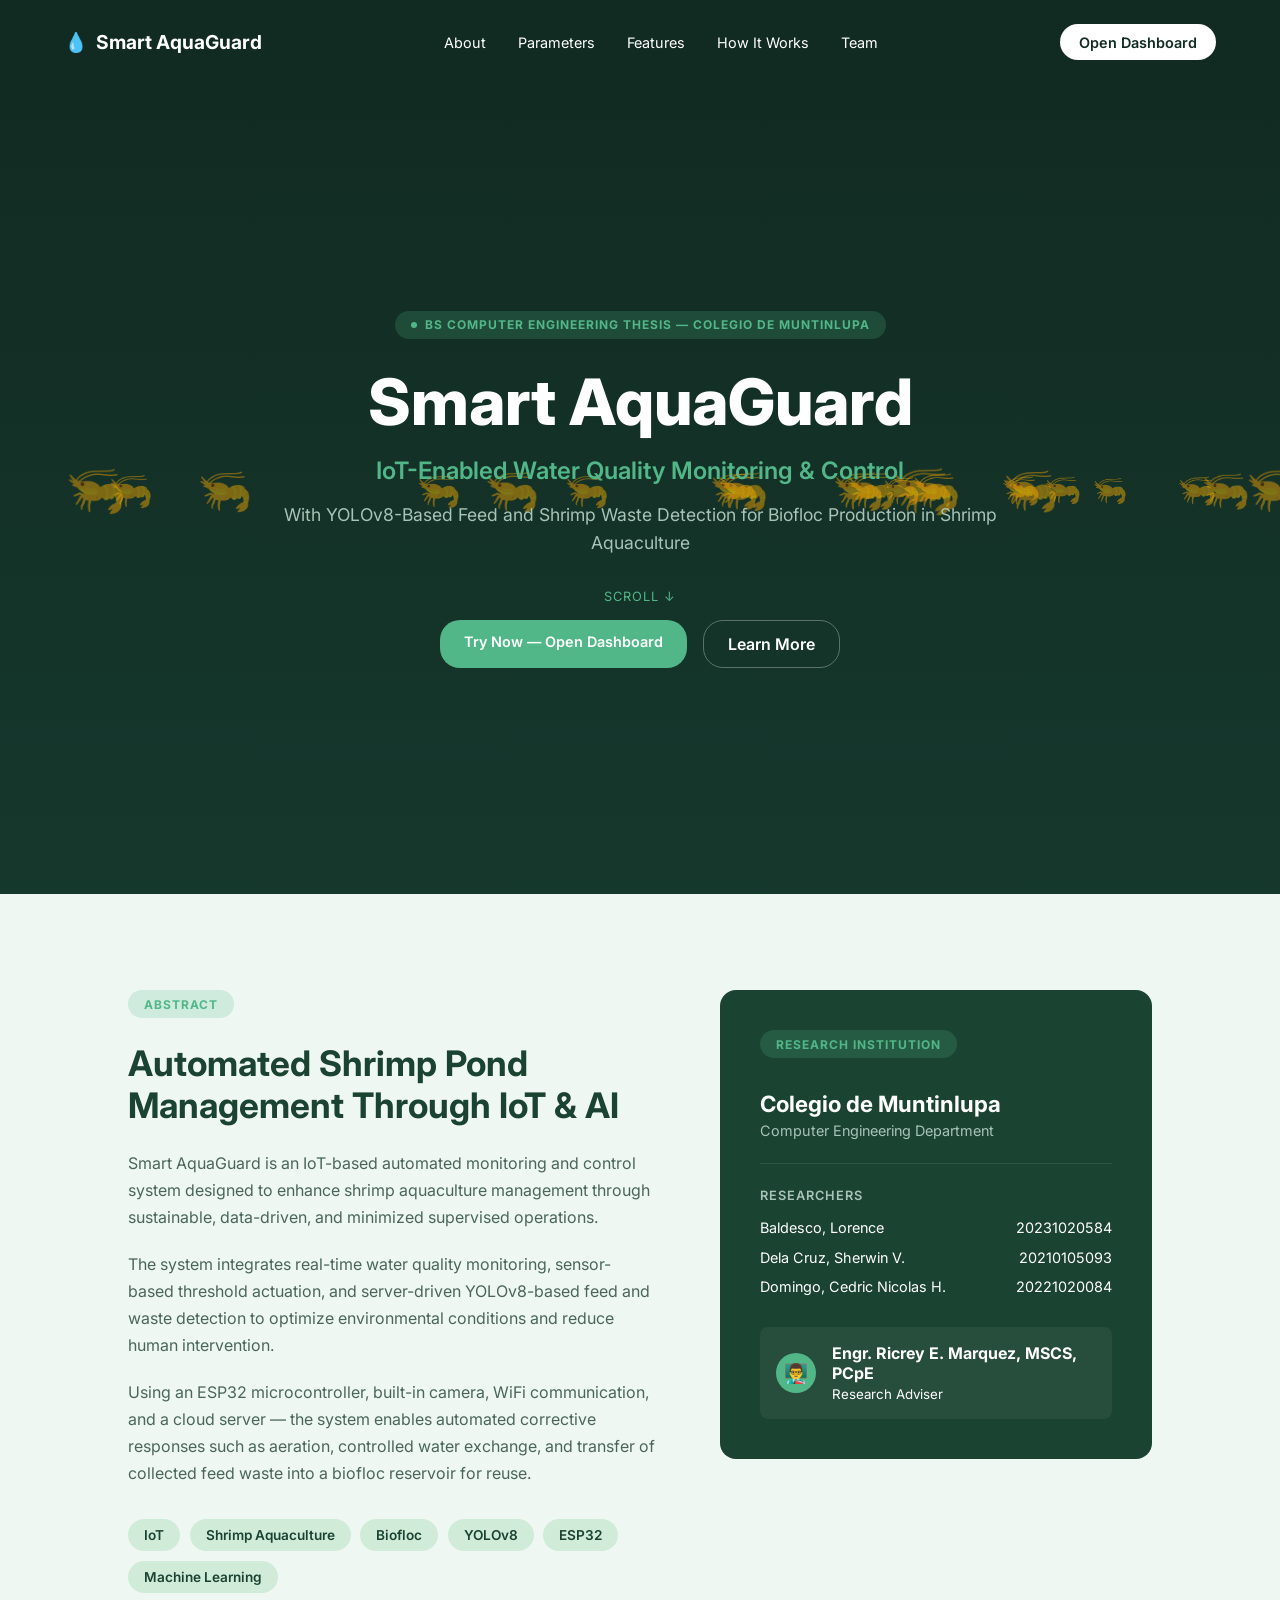
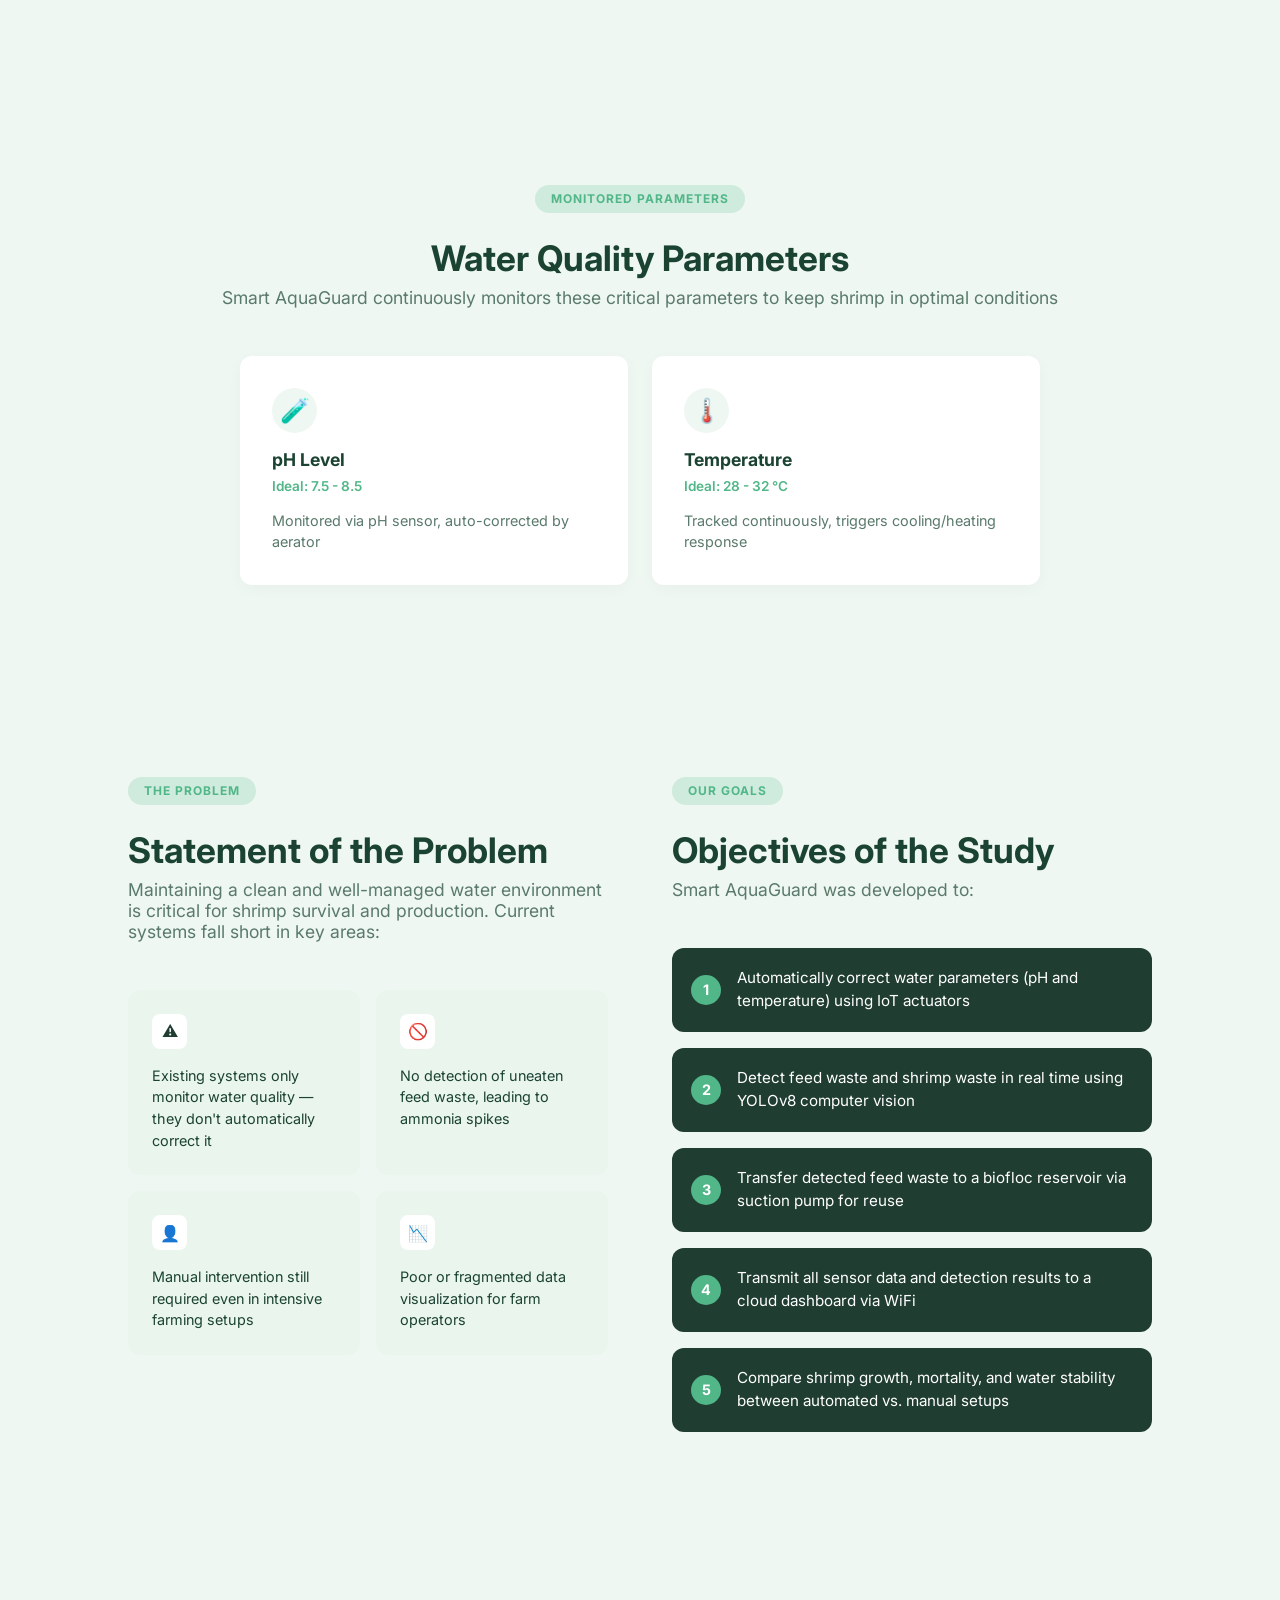
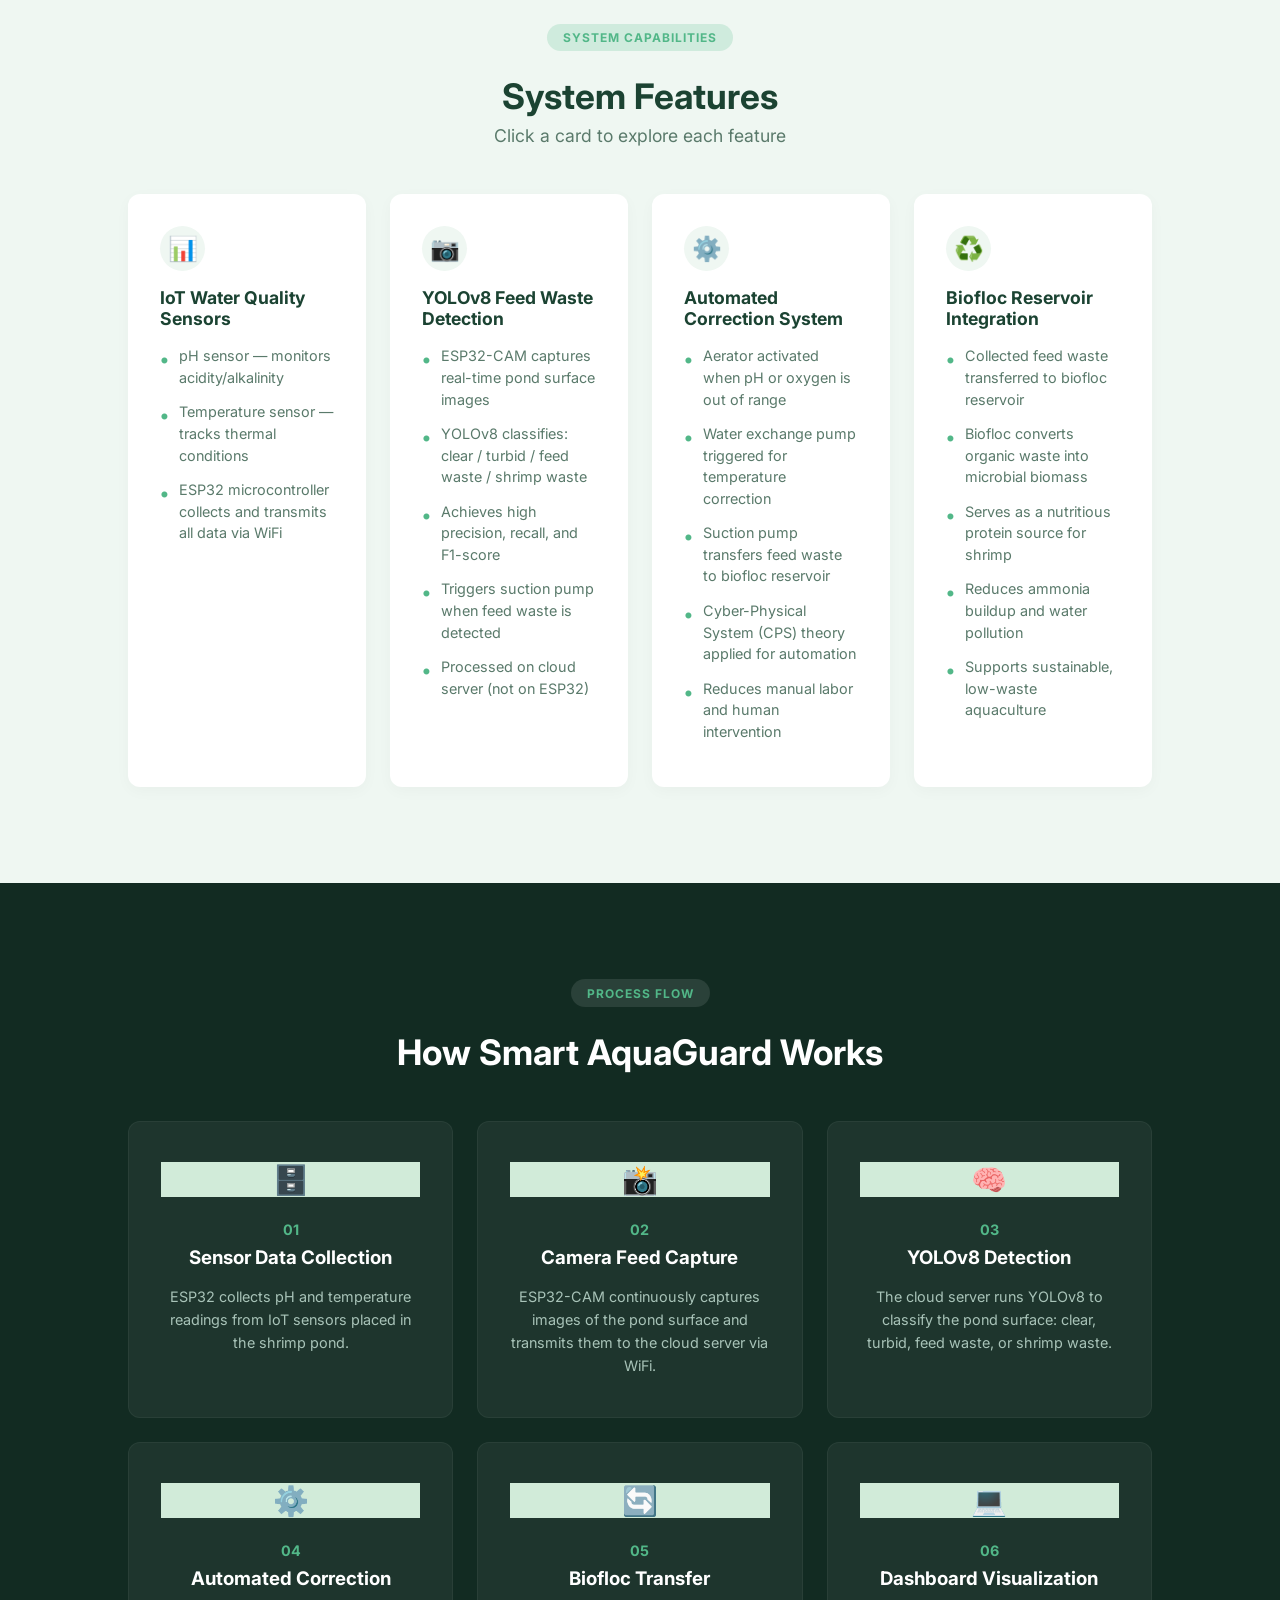
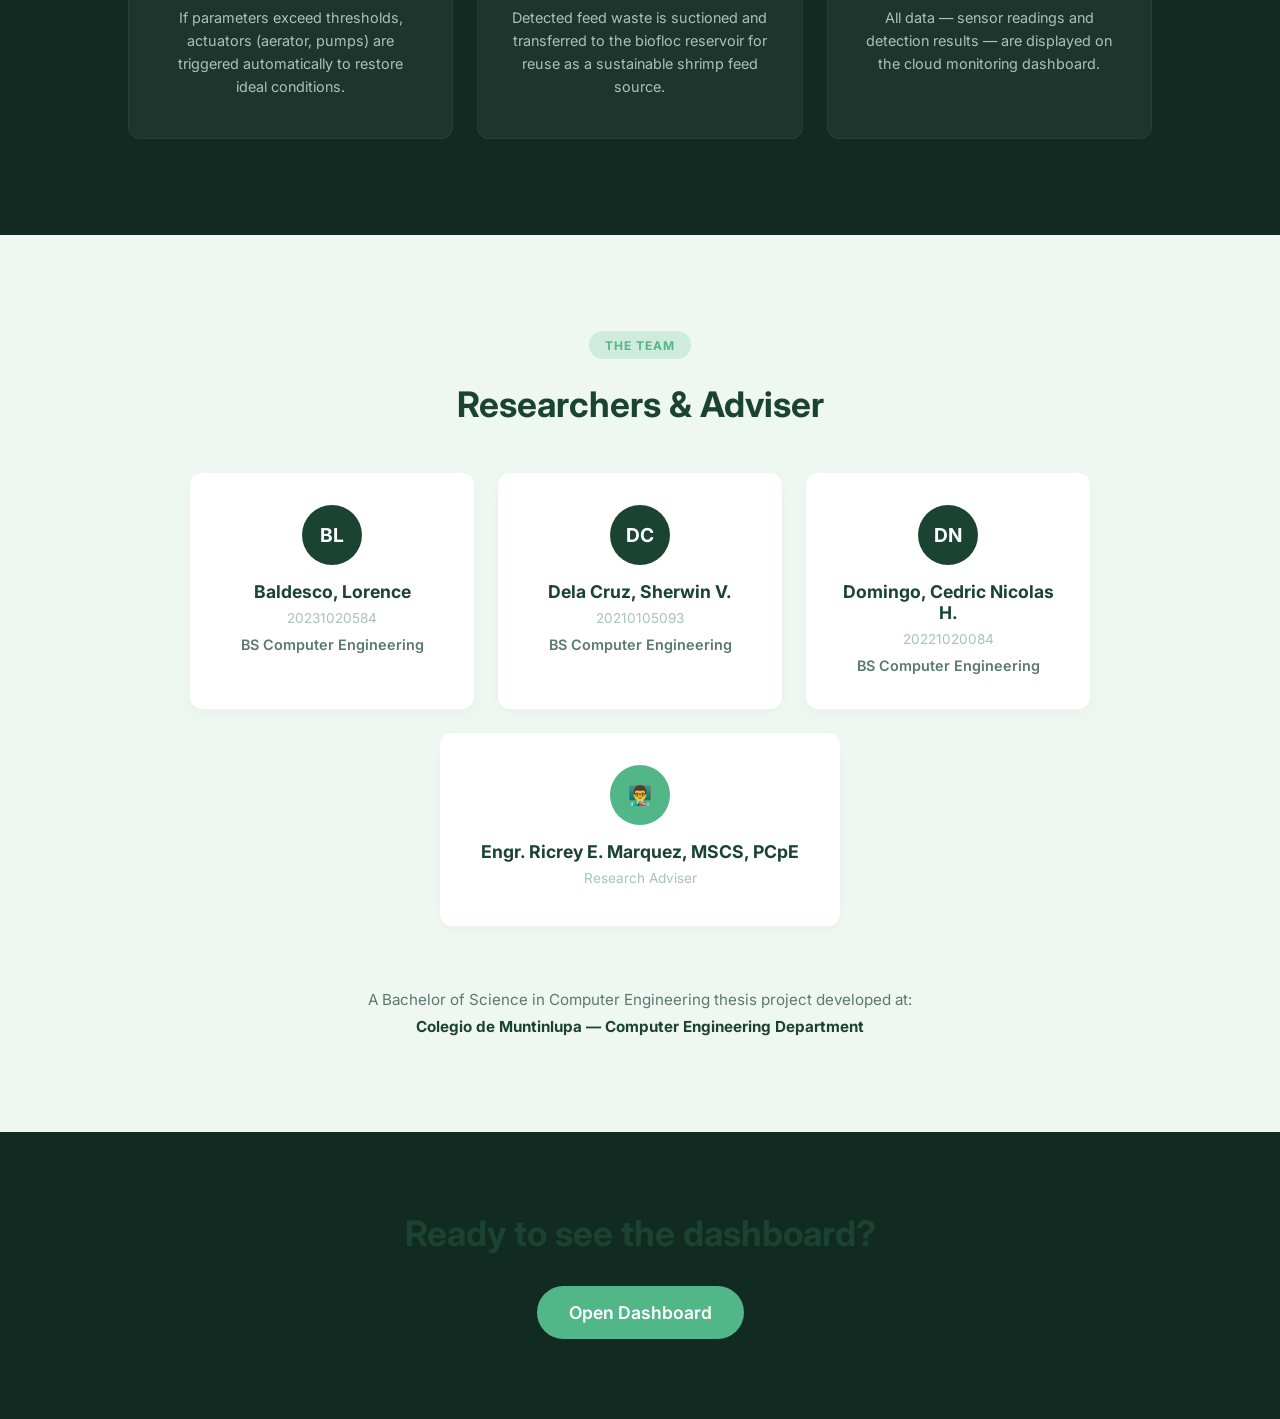
<file: index.html>
<!DOCTYPE html>
<html lang="en">
<head>
    <meta charset="UTF-8">
    <meta name="viewport" content="width=device-width, initial-scale=1.0">
    <title>Smart AquaGuard | Thesis Project</title>
    <link rel="stylesheet" href="style.css">
    <link href="https://fonts.googleapis.com/css2?family=Inter:wght@300;400;600;700;800&display=swap" rel="stylesheet">
</head>
<body>

    <nav class="navbar">
        <div class="logo">
            <span class="logo-icon">💧</span> Smart AquaGuard
        </div>
        <ul class="nav-links">
            <li><a href="#about">About</a></li>
            <li><a href="#parameters">Parameters</a></li>
            <li><a href="#features">Features</a></li>
            <li><a href="#how-it-works">How It Works</a></li>
            <li><a href="#team">Team</a></li>
        </ul>
        <a href="dashboard/dashboard.html" class="nav-btn">Open Dashboard</a>
    </nav>

    <header class="hero" id="hero">
        <div class="hero-content">
            <div class="badge">
                <span class="dot"></span> BS Computer Engineering Thesis — Colegio de Muntinlupa
            </div>
            <h1>Smart AquaGuard</h1>
            <h2>IoT-Enabled Water Quality Monitoring & Control</h2>
            <p>With YOLOv8-Based Feed and Shrimp Waste Detection for Biofloc Production in Shrimp Aquaculture</p>
            <div class="scroll-indicator">SCROLL &darr;</div>
            <div class="cta-buttons">
                <a href="dashboard/dashboard.html" class="btn-primary">Try Now — Open Dashboard</a>
                <a href="#about" class="btn-secondary">Learn More</a>
            </div>
        </div>
    </header>

    <section id="about" class="light-section split-section abstract-container">
        <div class="abstract-text">
            <div class="section-badge">ABSTRACT</div>
            <h2>Automated Shrimp Pond Management Through IoT & AI</h2>
            <p>Smart AquaGuard is an IoT-based automated monitoring and control system designed to enhance shrimp aquaculture management through sustainable, data-driven, and minimized supervised operations.</p>
            <p>The system integrates real-time water quality monitoring, sensor-based threshold actuation, and server-driven YOLOv8-based feed and waste detection to optimize environmental conditions and reduce human intervention.</p>
            <p>Using an ESP32 microcontroller, built-in camera, WiFi communication, and a cloud server — the system enables automated corrective responses such as aeration, controlled water exchange, and transfer of collected feed waste into a biofloc reservoir for reuse.</p>
            <div class="tags">
                <span>IoT</span><span>Shrimp Aquaculture</span><span>Biofloc</span><span>YOLOv8</span><span>ESP32</span><span>Machine Learning</span>
            </div>
        </div>
        <div class="team-card">
            <div class="card-badge">RESEARCH INSTITUTION</div>
            <h3>Colegio de Muntinlupa</h3>
            <p class="sub">Computer Engineering Department</p>
            <hr>
            <div class="researchers">
                <p>RESEARCHERS</p>
                <div class="person"><span>Baldesco, Lorence</span> <span>20231020584</span></div>
                <div class="person"><span>Dela Cruz, Sherwin V.</span> <span>20210105093</span></div>
                <div class="person"><span>Domingo, Cedric Nicolas H.</span> <span>20221020084</span></div>
            </div>
            <div class="adviser">
                <div class="adviser-icon">👨‍🏫</div>
                <div>
                    <strong>Engr. Ricrey E. Marquez, MSCS, PCpE</strong><br>
                    <small>Research Adviser</small>
                </div>
            </div>
        </div>
    </section>

    <section id="parameters" class="light-section center-text">
        <div class="section-badge">MONITORED PARAMETERS</div>
        <h2>Water Quality Parameters</h2>
        <p class="section-desc">Smart AquaGuard continuously monitors these critical parameters to keep shrimp in optimal conditions</p>
        
        <div class="card-grid parameters-grid" style="grid-template-columns: repeat(2, 1fr); max-width: 800px; margin: 0 auto;">
            <div class="card">
                <div class="icon">🧪</div>
                <h3>pH Level</h3>
                <span class="ideal">Ideal: 7.5 - 8.5</span>
                <p>Monitored via pH sensor, auto-corrected by aerator</p>
            </div>
            <div class="card">
                <div class="icon">🌡️</div>
                <h3>Temperature</h3>
                <span class="ideal">Ideal: 28 - 32 °C</span>
                <p>Tracked continuously, triggers cooling/heating response</p>
            </div>
        </div>
    </section>

    <section class="light-section split-section problem-objectives">
        <div class="problem-container">
            <div class="section-badge">THE PROBLEM</div>
            <h2>Statement of the Problem</h2>
            <p class="section-desc">Maintaining a clean and well-managed water environment is critical for shrimp survival and production. Current systems fall short in key areas:</p>
            
            <div class="problem-grid">
                <div class="problem-card">
                    <div class="icon warning-icon">⚠️</div>
                    <p>Existing systems only monitor water quality — they don't automatically correct it</p>
                </div>
                <div class="problem-card">
                    <div class="icon blind-icon">🚫</div>
                    <p>No detection of uneaten feed waste, leading to ammonia spikes</p>
                </div>
                <div class="problem-card">
                    <div class="icon manual-icon">👤</div>
                    <p>Manual intervention still required even in intensive farming setups</p>
                </div>
                <div class="problem-card">
                    <div class="icon data-icon">📉</div>
                    <p>Poor or fragmented data visualization for farm operators</p>
                </div>
            </div>
        </div>

        <div class="objectives-container">
            <div class="section-badge">OUR GOALS</div>
            <h2>Objectives of the Study</h2>
            <p class="section-desc">Smart AquaGuard was developed to:</p>
            
            <div class="objectives-list">
                <div class="objective-item">
                    <div class="number">1</div>
                    <p>Automatically correct water parameters (pH and temperature) using IoT actuators</p>
                </div>
                <div class="objective-item">
                    <div class="number">2</div>
                    <p>Detect feed waste and shrimp waste in real time using YOLOv8 computer vision</p>
                </div>
                <div class="objective-item">
                    <div class="number">3</div>
                    <p>Transfer detected feed waste to a biofloc reservoir via suction pump for reuse</p>
                </div>
                <div class="objective-item">
                    <div class="number">4</div>
                    <p>Transmit all sensor data and detection results to a cloud dashboard via WiFi</p>
                </div>
                <div class="objective-item">
                    <div class="number">5</div>
                    <p>Compare shrimp growth, mortality, and water stability between automated vs. manual setups</p>
                </div>
            </div>
        </div>
    </section>

    <section id="features" class="light-section center-text">
        <div class="section-badge">SYSTEM CAPABILITIES</div>
        <h2>System Features</h2>
        <p class="section-desc">Click a card to explore each feature</p>

        <div class="card-grid features-grid">
            <div class="card feature-card">
                <div class="icon">📊</div>
                <h3>IoT Water Quality Sensors</h3>
                <ul>
                    <li>pH sensor — monitors acidity/alkalinity</li>
                    <li>Temperature sensor — tracks thermal conditions</li>
                    <li>ESP32 microcontroller collects and transmits all data via WiFi</li>
                </ul>
            </div>
            <div class="card feature-card">
                <div class="icon">📷</div>
                <h3>YOLOv8 Feed Waste Detection</h3>
                <ul>
                    <li>ESP32-CAM captures real-time pond surface images</li>
                    <li>YOLOv8 classifies: clear / turbid / feed waste / shrimp waste</li>
                    <li>Achieves high precision, recall, and F1-score</li>
                    <li>Triggers suction pump when feed waste is detected</li>
                    <li>Processed on cloud server (not on ESP32)</li>
                </ul>
            </div>
            <div class="card feature-card">
                <div class="icon">⚙️</div>
                <h3>Automated Correction System</h3>
                <ul>
                    <li>Aerator activated when pH or oxygen is out of range</li>
                    <li>Water exchange pump triggered for temperature correction</li>
                    <li>Suction pump transfers feed waste to biofloc reservoir</li>
                    <li>Cyber-Physical System (CPS) theory applied for automation</li>
                    <li>Reduces manual labor and human intervention</li>
                </ul>
            </div>
            <div class="card feature-card">
                <div class="icon">♻️</div>
                <h3>Biofloc Reservoir Integration</h3>
                <ul>
                    <li>Collected feed waste transferred to biofloc reservoir</li>
                    <li>Biofloc converts organic waste into microbial biomass</li>
                    <li>Serves as a nutritious protein source for shrimp</li>
                    <li>Reduces ammonia buildup and water pollution</li>
                    <li>Supports sustainable, low-waste aquaculture</li>
                </ul>
            </div>
        </div>
    </section>

    <section id="how-it-works" class="dark-section center-text">
        <div class="section-badge dark-badge">PROCESS FLOW</div>
        <h2>How Smart AquaGuard Works</h2>
        
        <div class="card-grid process-grid">
            <div class="process-card">
                <div class="icon">🗄️</div>
                <span class="step-num">01</span>
                <h3>Sensor Data Collection</h3>
                <p>ESP32 collects pH and temperature readings from IoT sensors placed in the shrimp pond.</p>
            </div>
            <div class="process-card">
                <div class="icon">📸</div>
                <span class="step-num">02</span>
                <h3>Camera Feed Capture</h3>
                <p>ESP32-CAM continuously captures images of the pond surface and transmits them to the cloud server via WiFi.</p>
            </div>
            <div class="process-card">
                <div class="icon">🧠</div>
                <span class="step-num">03</span>
                <h3>YOLOv8 Detection</h3>
                <p>The cloud server runs YOLOv8 to classify the pond surface: clear, turbid, feed waste, or shrimp waste.</p>
            </div>
            <div class="process-card">
                <div class="icon">⚙️</div>
                <span class="step-num">04</span>
                <h3>Automated Correction</h3>
                <p>If parameters exceed thresholds, actuators (aerator, pumps) are triggered automatically to restore ideal conditions.</p>
            </div>
            <div class="process-card">
                <div class="icon">🔄</div>
                <span class="step-num">05</span>
                <h3>Biofloc Transfer</h3>
                <p>Detected feed waste is suctioned and transferred to the biofloc reservoir for reuse as a sustainable shrimp feed source.</p>
            </div>
            <div class="process-card">
                <div class="icon">💻</div>
                <span class="step-num">06</span>
                <h3>Dashboard Visualization</h3>
                <p>All data — sensor readings and detection results — are displayed on the cloud monitoring dashboard.</p>
            </div>
        </div>
    </section>

    <section id="team" class="light-section center-text">
        <div class="section-badge">THE TEAM</div>
        <h2>Researchers & Adviser</h2>
        
        <div class="team-grid">
            <div class="card team-member">
                <div class="initials-icon">BL</div>
                <h3>Baldesco, Lorence</h3>
                <span class="student-id">20231020584</span>
                <p class="major">BS Computer Engineering</p>
            </div>
            <div class="card team-member">
                <div class="initials-icon">DC</div>
                <h3>Dela Cruz, Sherwin V.</h3>
                <span class="student-id">20210105093</span>
                <p class="major">BS Computer Engineering</p>
            </div>
            <div class="card team-member">
                <div class="initials-icon">DN</div>
                <h3>Domingo, Cedric Nicolas H.</h3>
                <span class="student-id">20221020084</span>
                <p class="major">BS Computer Engineering</p>
            </div>
        </div>

        <div class="card adviser-card">
            <div class="initials-icon adviser-initials">👨‍🏫</div>
            <h3>Engr. Ricrey E. Marquez, MSCS, PCpE</h3>
            <span class="student-id">Research Adviser</span>
        </div>

        <div class="university-footer">
            <p>A Bachelor of Science in Computer Engineering thesis project developed at:</p>
            <strong>Colegio de Muntinlupa — Computer Engineering Department</strong>
        </div>
    </section>

    <section class="cta-banner">
        <h2>Ready to see the dashboard?</h2>
        <a href="dashboard/dashboard.html" class="btn-primary large-btn">Open Dashboard</a>
    </section>

    <script src="script.js"></script>
</body>
</html>
</file>
<file: style.css>
:root {
    --bg-dark: #122b22;
    --bg-light: #eff7f2;
    --primary: #52b788;
    --primary-dark: #1b4332;
    --text-light: #ffffff;
    --text-dark: #1f3d30;
    --card-bg: #ffffff;
    --card-light-green: #eaf5ee;
}

* {
    margin: 0;
    padding: 0;
    box-sizing: border-box;
    font-family: 'Inter', sans-serif;
}

body {
    background-color: var(--bg-light);
    color: var(--text-dark);
    scroll-behavior: smooth;
}

/* Navigation */
.navbar {
    display: flex;
    justify-content: space-between;
    align-items: center;
    padding: 1.5rem 5%;
    background-color: var(--bg-dark);
    color: var(--text-light);
    position: sticky;
    top: 0;
    z-index: 100;
}

.logo {
    font-size: 1.2rem;
    font-weight: 700;
    display: flex;
    align-items: center;
    gap: 0.5rem;
}

.logo-icon { color: var(--primary); }

.nav-links {
    list-style: none;
    display: flex;
    gap: 2rem;
}

.nav-links a {
    color: var(--text-light);
    text-decoration: none;
    font-size: 0.9rem;
    font-weight: 400;
    transition: color 0.3s;
}

.nav-links a:hover { color: var(--primary); }

.nav-btn, .btn-primary {
    background-color: var(--text-light);
    color: var(--bg-dark);
    padding: 0.6rem 1.2rem;
    border-radius: 20px;
    text-decoration: none;
    font-weight: 600;
    font-size: 0.9rem;
    transition: all 0.3s ease;
}

.nav-btn:hover {
    background-color: var(--primary);
    color: var(--text-light);
}

.btn-primary {
    background-color: var(--primary);
    color: white;
    padding: 0.8rem 1.5rem;
}
.btn-primary:hover {
    background-color: #40996f;
}

/* Hero Section */
.hero {
    background: linear-gradient(180deg, var(--bg-dark) 0%, #15382d 100%);
    min-height: 90vh;
    display: flex;
    justify-content: center;
    align-items: center;
    text-align: center;
    color: var(--text-light);
    position: relative;
    overflow: hidden;
}

.hero-content {
    position: relative;
    z-index: 10;
    max-width: 800px;
}

.badge, .section-badge, .card-badge {
    background-color: rgba(82, 183, 136, 0.2);
    color: var(--primary);
    padding: 0.4rem 1rem;
    border-radius: 20px;
    font-size: 0.75rem;
    font-weight: 700;
    letter-spacing: 1px;
    display: inline-flex;
    align-items: center;
    gap: 0.5rem;
    margin-bottom: 1.5rem;
    text-transform: uppercase;
}

.dark-badge {
    background-color: rgba(255,255,255,0.1);
    color: var(--primary);
}

.dot {
    width: 6px;
    height: 6px;
    background-color: var(--primary);
    border-radius: 50%;
}

.hero h1 {
    font-size: 4rem;
    font-weight: 800;
    margin-bottom: 1rem;
}

.hero h2 {
    color: var(--primary);
    font-weight: 600;
    margin-bottom: 1rem;
    font-size: 1.5rem;
}

.hero p {
    font-size: 1.1rem;
    color: #a8c3b8;
    margin-bottom: 2rem;
    line-height: 1.6;
}

.scroll-indicator {
    font-size: 0.8rem;
    color: #52b788;
    margin-bottom: 1rem;
    letter-spacing: 1px;
}

.cta-buttons {
    display: flex;
    gap: 1rem;
    justify-content: center;
}

.btn-secondary {
    background-color: transparent;
    color: var(--text-light);
    padding: 0.8rem 1.5rem;
    border-radius: 20px;
    text-decoration: none;
    font-weight: 600;
    border: 1px solid rgba(255, 255, 255, 0.3);
    transition: background 0.3s;
}

.btn-secondary:hover { background-color: rgba(255, 255, 255, 0.1); }

/* Moving Shrimp Animation */
.shrimp {
    position: absolute;
    font-size: 2.5rem;
    opacity: 0.45;
    pointer-events: none;
    animation: floatDiagonal linear infinite;
    filter: sepia(1) hue-rotate(350deg) saturate(5) brightness(1.2);
    z-index: 1;
}

@keyframes floatDiagonal {
    0% { transform: translate(-100px, 100vh) rotate(45deg); }
    100% { transform: translate(100vw, -100px) rotate(45deg); }
}

/* Base Section Styling */
.light-section {
    padding: 6rem 10%;
}
.dark-section {
    padding: 6rem 10%;
    background-color: var(--bg-dark);
    color: var(--text-light);
}
.center-text { text-align: center; }

h2 {
    font-size: 2.2rem;
    margin-bottom: 0.5rem;
    color: var(--primary-dark);
}
.dark-section h2 { color: var(--text-light); }

.section-desc {
    color: #5a7a6b;
    margin-bottom: 3rem;
    font-size: 1.1rem;
}

/* Split Sections */
.split-section {
    display: flex;
    gap: 4rem;
    align-items: flex-start;
}

/* Abstract Container */
.abstract-container .abstract-text {
    flex: 1.2;
}
.abstract-text h2 { margin-bottom: 1.5rem; }
.abstract-text p {
    margin-bottom: 1.2rem;
    color: #4a6659;
    line-height: 1.7;
}

.tags {
    display: flex;
    gap: 0.6rem;
    flex-wrap: wrap;
    margin-top: 2rem;
}
.tags span {
    background-color: #d1ebd9;
    color: var(--primary-dark);
    padding: 0.5rem 1rem;
    border-radius: 20px;
    font-size: 0.85rem;
    font-weight: 600;
}

/* Team Card (in abstract) */
.team-card {
    flex: 0.8;
    background-color: #1b4332;
    color: var(--text-light);
    padding: 2.5rem;
    border-radius: 16px;
}
.team-card h3 { font-size: 1.4rem; margin-top: 0.5rem; }
.team-card .sub { color: #a8c3b8; font-size: 0.9rem; margin-top: 0.3rem;}
.team-card hr { border: 0; height: 1px; background: rgba(255,255,255,0.1); margin: 1.5rem 0; }
.researchers p { font-size: 0.8rem; letter-spacing: 1px; color: #a8c3b8; margin-bottom: 1rem; font-weight: 600;}
.researchers .person { display: flex; justify-content: space-between; margin-bottom: 0.8rem; font-size: 0.9rem;}
.adviser { display: flex; align-items: center; gap: 1rem; margin-top: 2rem; background-color: rgba(255,255,255,0.05); padding: 1rem; border-radius: 8px;}
.adviser-icon { background: var(--primary); padding: 0.5rem; border-radius: 50%; font-size: 1.2rem;}

/* General Cards */
.card-grid {
    display: grid;
    gap: 1.5rem;
    text-align: left;
}
.card {
    background-color: var(--card-bg);
    padding: 2rem;
    border-radius: 12px;
    box-shadow: 0 4px 15px rgba(0,0,0,0.03);
    transition: transform 0.3s;
}
.card:hover { transform: translateY(-5px); }

/* Parameters Grid */
.parameters-grid { grid-template-columns: repeat(auto-fit, minmax(200px, 1fr)); }
.card .icon {
    font-size: 1.5rem;
    background: var(--bg-light);
    width: 45px;
    height: 45px;
    display: flex;
    align-items: center;
    justify-content: center;
    border-radius: 50%;
    margin-bottom: 1rem;
}
.card h3 { font-size: 1.1rem; margin-bottom: 0.5rem; color: var(--primary-dark);}
.ideal { color: var(--primary); font-size: 0.85rem; font-weight: 600; display: block; margin-bottom: 1rem;}
.card p { font-size: 0.9rem; color: #5a7a6b; line-height: 1.5;}

/* Problem & Objectives Section */
.problem-objectives > div { flex: 1; }

.problem-grid {
    display: grid;
    grid-template-columns: 1fr 1fr;
    gap: 1rem;
    margin-top: 2rem;
}
.problem-card {
    background-color: var(--card-light-green);
    padding: 1.5rem;
    border-radius: 12px;
}
.problem-card .icon {
    background: white;
    width: 35px; height: 35px;
    display: flex; align-items: center; justify-content: center;
    border-radius: 8px;
    margin-bottom: 1rem;
}
.problem-card p { font-size: 0.9rem; color: var(--primary-dark); line-height: 1.5;}

.objectives-list {
    display: flex;
    flex-direction: column;
    gap: 1rem;
    margin-top: 2rem;
}
.objective-item {
    background-color: #1f3d30;
    color: white;
    padding: 1.2rem;
    border-radius: 12px;
    display: flex;
    align-items: center;
    gap: 1rem;
}
.objective-item .number {
    background-color: var(--primary);
    color: white;
    min-width: 30px;
    height: 30px;
    border-radius: 50%;
    display: flex;
    align-items: center;
    justify-content: center;
    font-weight: 700;
    font-size: 0.9rem;
}
.objective-item p { font-size: 0.95rem; line-height: 1.5; }

/* Features Section */
.features-grid { grid-template-columns: repeat(4, 1fr); }
.feature-card ul {
    list-style: none;
    margin-top: 1rem;
}
.feature-card ul li {
    position: relative;
    padding-left: 1.2rem;
    margin-bottom: 0.8rem;
    font-size: 0.9rem;
    color: #5a7a6b;
    line-height: 1.5;
}
.feature-card ul li::before {
    content: "•";
    color: var(--primary);
    position: absolute;
    left: 0;
    font-weight: bold;
    font-size: 1.2rem;
}

/* Process Flow Section */
.process-grid {
    grid-template-columns: repeat(3, 1fr);
    margin-top: 3rem;
}
.process-card {
    background-color: rgba(255, 255, 255, 0.05);
    padding: 2.5rem 2rem;
    border-radius: 12px;
    text-align: center;
    border: 1px solid rgba(255, 255, 255, 0.05);
}
.process-card .icon {
    background-color: #d1ebd9;
    font-size: 1.8rem;
    margin: 0 auto 1.5rem auto;
}
.process-card .step-num {
    display: block;
    color: var(--primary);
    font-weight: 700;
    font-size: 0.9rem;
    margin-bottom: 0.5rem;
}
.process-card h3 { color: white; margin-bottom: 1rem; }
.process-card p { color: #a8c3b8; font-size: 0.9rem; line-height: 1.6;}

/* Team Section */
.team-grid {
    display: grid;
    grid-template-columns: repeat(3, 1fr);
    gap: 1.5rem;
    max-width: 900px;
    margin: 3rem auto 1.5rem auto;
}
.team-member { text-align: center; }
.initials-icon {
    width: 60px;
    height: 60px;
    background-color: #1b4332;
    color: white;
    border-radius: 50%;
    display: flex;
    align-items: center;
    justify-content: center;
    margin: 0 auto 1rem auto;
    font-weight: 700;
    font-size: 1.2rem;
}
.student-id { display: block; color: #a8c3b8; font-size: 0.85rem; margin-bottom: 0.5rem; }
.major { color: var(--primary); font-size: 0.9rem; font-weight: 600; }

.adviser-card {
    max-width: 400px;
    margin: 0 auto 3rem auto;
    text-align: center;
}
.adviser-initials { background-color: var(--primary); }

.university-footer { margin-top: 4rem; color: #5a7a6b; font-size: 0.95rem; }
.university-footer strong { color: var(--primary-dark); display: block; margin-top: 0.5rem;}

/* CTA Section */
.cta-banner {
    background-color: var(--bg-dark);
    text-align: center;
    padding: 5rem 10%;
    color: white;
}
.large-btn { font-size: 1.1rem; padding: 1rem 2rem; border-radius: 30px; display: inline-block; margin-top: 1.5rem;}

/* Responsiveness */
@media (max-width: 1024px) {
    .split-section { flex-direction: column; }
    .features-grid { grid-template-columns: repeat(2, 1fr); }
    .process-grid { grid-template-columns: repeat(2, 1fr); }
}
@media (max-width: 768px) {
    .hero h1 { font-size: 2.5rem; }
    .nav-links { display: none; }
    .problem-grid, .team-grid { grid-template-columns: 1fr; }
    .process-grid, .features-grid { grid-template-columns: 1fr; }
}
</file>
